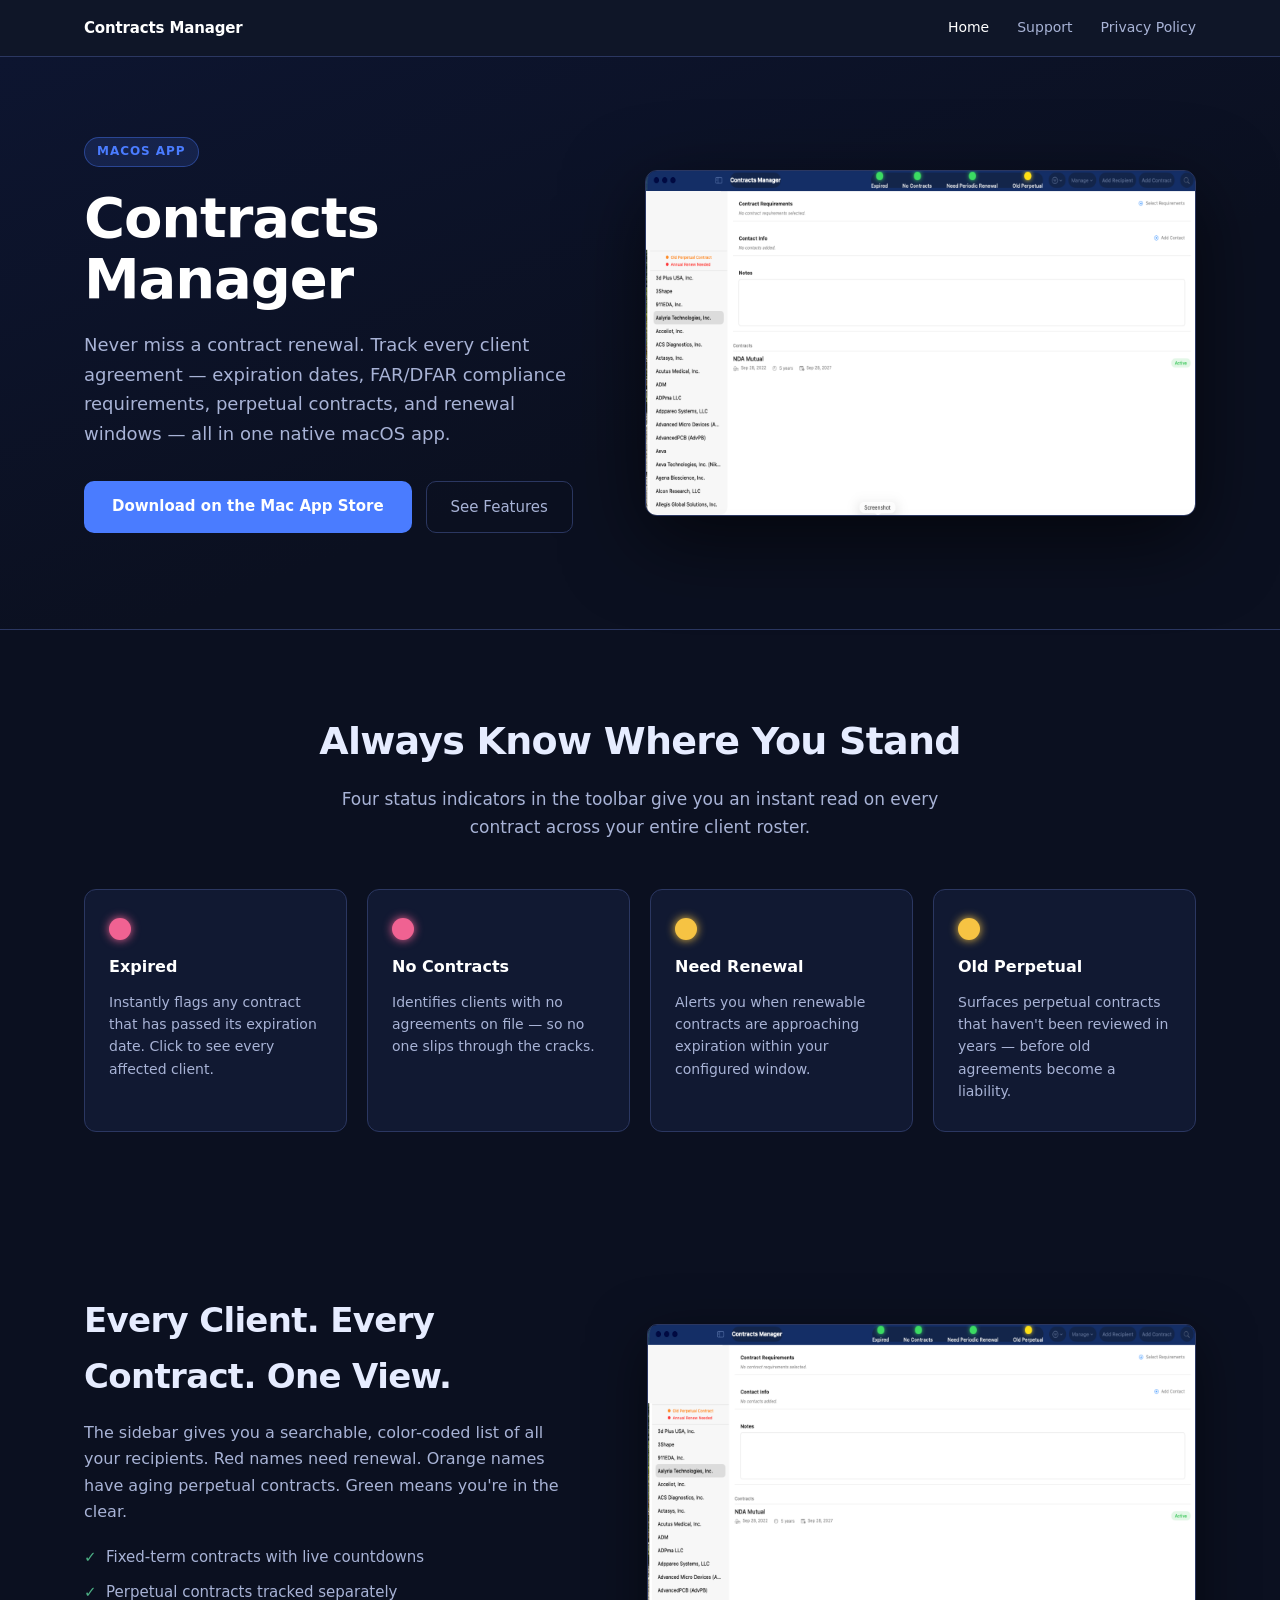
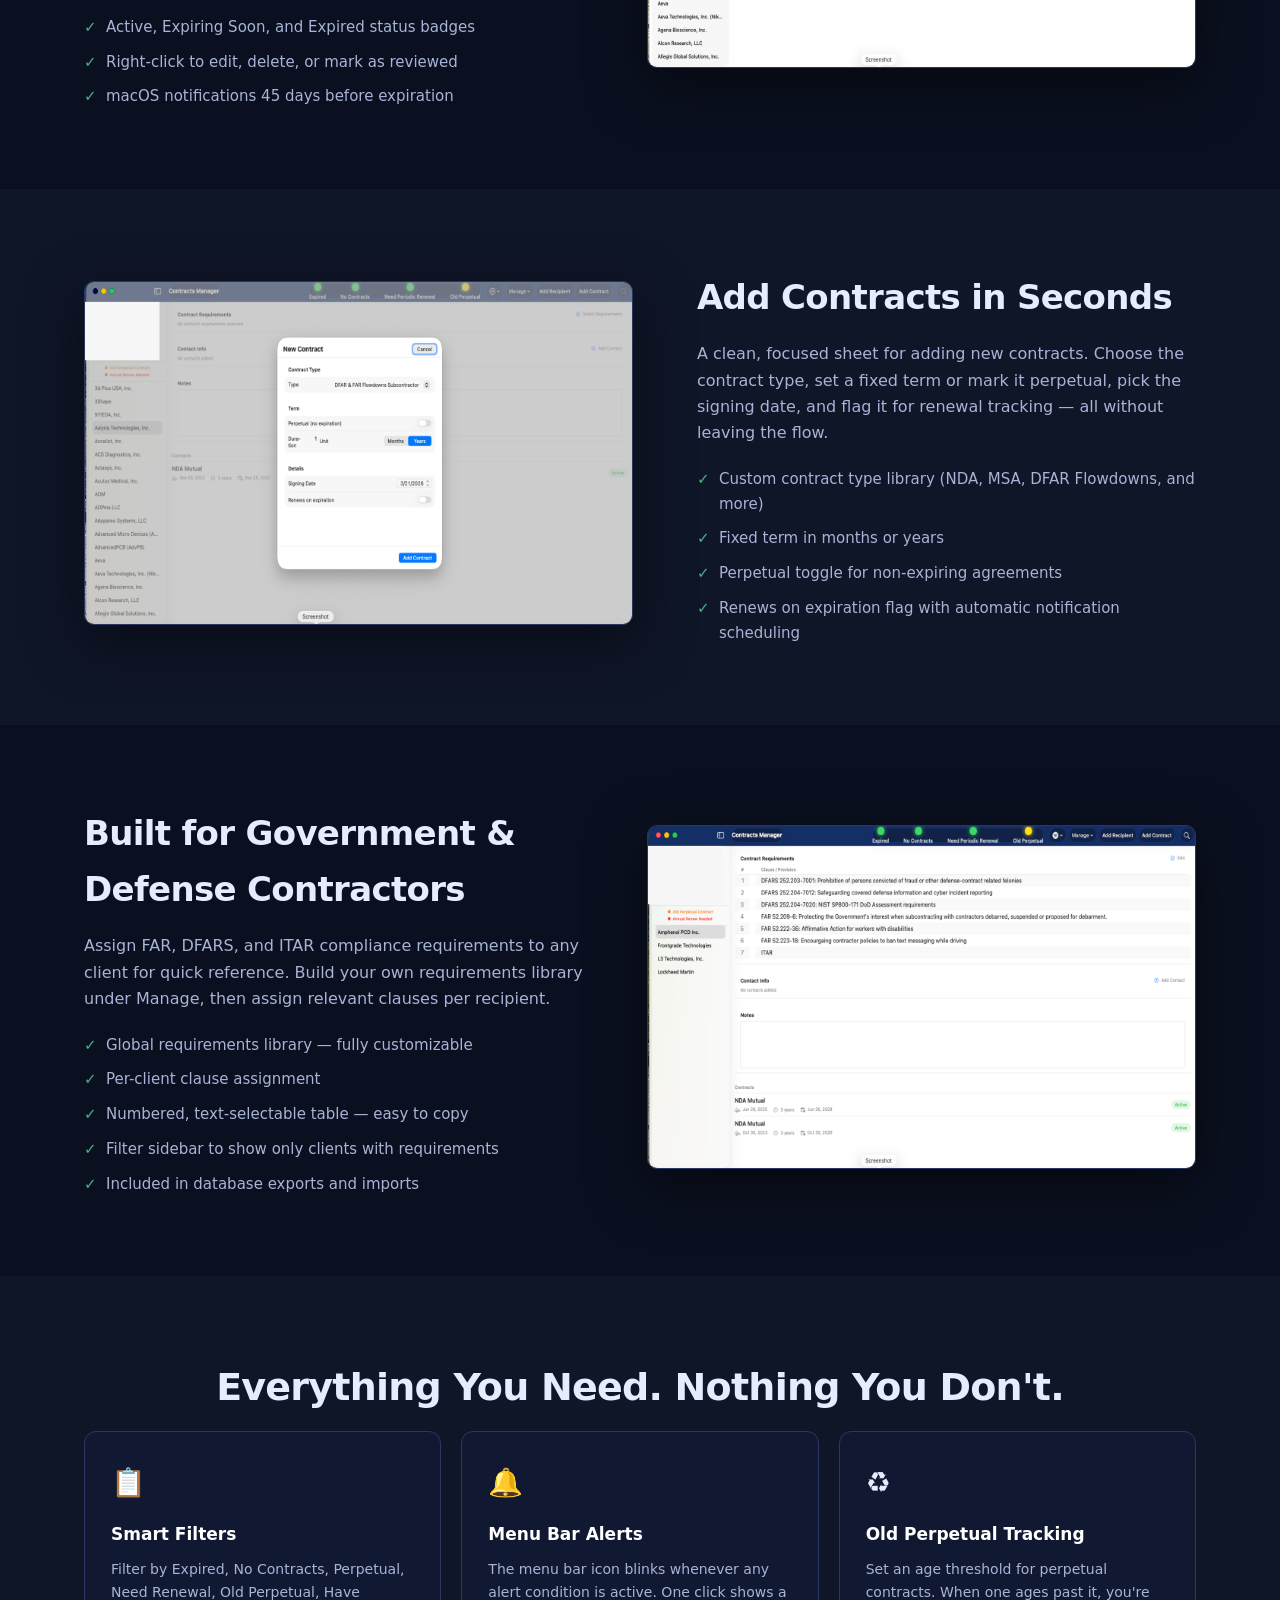
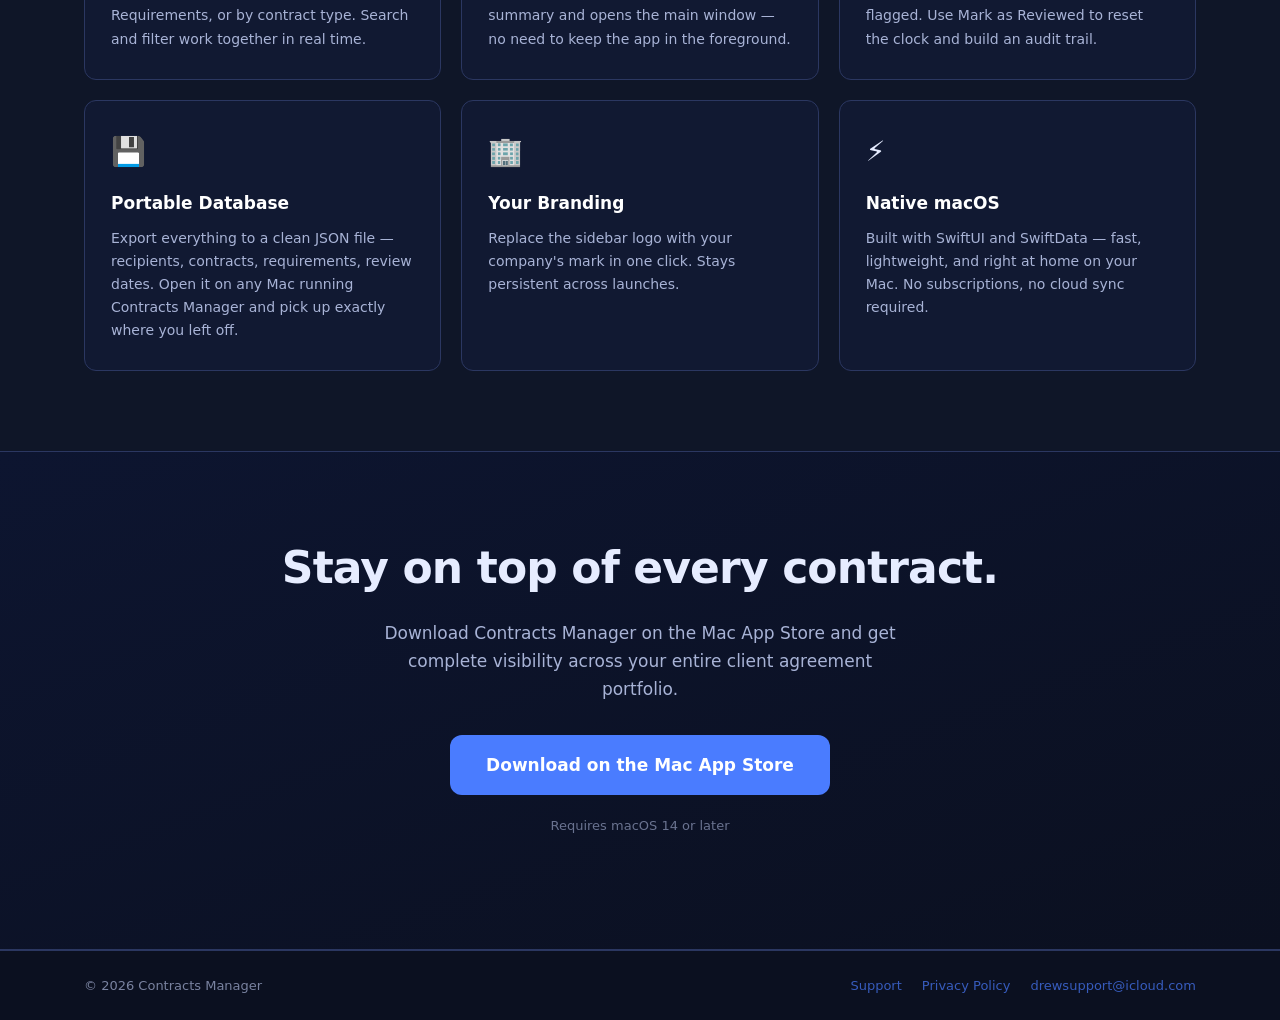
<file: index.html>
<!doctype html>
<html lang="en">
<head>
  <meta charset="UTF-8" />
  <meta name="viewport" content="width=device-width, initial-scale=1.0" />
  <title>Contracts Manager</title>
  <meta name="description" content="Contracts Manager is a native macOS app for tracking client contracts, expiration dates, FAR/DFAR requirements, and renewal windows. " />
  <link rel="stylesheet" href="styles.css" />
</head>
<body>

  <nav class="site-nav">
    <div class="container nav-inner">
      <a href="index.html" class="nav-logo">Contracts Manager</a>
      <div class="nav-links">
        <a href="index.html" class="active">Home</a>
        <a href="support.html">Support</a>
        <a href="privacy.html">Privacy Policy</a>
      </div>
    </div>
  </nav>

  <!-- HERO -->
  <header class="hero">
    <div class="container">
      <div class="hero-inner">
        <div class="hero-text">
          <div class="badge">macOS App</div>
          <h1>Contracts Manager</h1>
          <p class="tagline">Never miss a contract renewal. Track every client agreement — expiration dates, FAR/DFAR compliance requirements, perpetual contracts, and renewal windows — all in one native macOS app.</p>
          <div class="hero-cta">
            <a href="#" class="btn-primary">Download on the Mac App Store</a>
            <a href="#features" class="btn-ghost">See Features</a>
          </div>
          
        </div>
        <div class="hero-screenshot">
          <img src="screenshots/mainscreen.png" alt="Contracts Manager main interface" />
        </div>
      </div>
    </div>
  </header>

  <!-- STATUS LIGHTS -->
  <section class="section lights-section" id="features">
    <div class="container">
      <h2 class="section-title">Always Know Where You Stand</h2>
      <p class="section-sub">Four status indicators in the toolbar give you an instant read on every contract across your entire client roster.</p>
      <div class="lights-grid">
        <div class="light-card">
          <div class="light-dot red"></div>
          <div class="light-label">Expired</div>
          <p>Instantly flags any contract that has passed its expiration date. Click to see every affected client.</p>
        </div>
        <div class="light-card">
          <div class="light-dot red"></div>
          <div class="light-label">No Contracts</div>
          <p>Identifies clients with no agreements on file — so no one slips through the cracks.</p>
        </div>
        <div class="light-card">
          <div class="light-dot yellow"></div>
          <div class="light-label">Need Renewal</div>
          <p>Alerts you when renewable contracts are approaching expiration within your configured window.</p>
        </div>
        <div class="light-card">
          <div class="light-dot yellow"></div>
          <div class="light-label">Old Perpetual</div>
          <p>Surfaces perpetual contracts that haven't been reviewed in years — before old agreements become a liability.</p>
        </div>
      </div>
    </div>
  </section>

  <!-- SCREENSHOT 1 + FEATURE COPY -->
  <section class="section feature-section">
    <div class="container">
      <div class="feature-row">
        <div class="feature-copy">
          <h2>Every Client. Every Contract. One View.</h2>
          <p>The sidebar gives you a searchable, color-coded list of all your recipients. Red names need renewal. Orange names have aging perpetual contracts. Green means you're in the clear.</p>
          <ul class="feature-list">
            <li>Fixed-term contracts with live countdowns</li>
            <li>Perpetual contracts tracked separately</li>
            <li>Active, Expiring Soon, and Expired status badges</li>
            <li>Right-click to edit, delete, or mark as reviewed</li>
            <li>macOS notifications 45 days before expiration</li>
          </ul>
        </div>
        <div class="feature-img">
          <img src="screenshots/mainscreen.png" alt="Contracts Manager recipient list and contract detail" />
        </div>
      </div>
    </div>
  </section>

  <!-- SCREENSHOT 2 + FEATURE COPY -->
  <section class="section feature-section alt-bg">
    <div class="container">
      <div class="feature-row reverse">
        <div class="feature-copy">
          <h2>Add Contracts in Seconds</h2>
          <p>A clean, focused sheet for adding new contracts. Choose the contract type, set a fixed term or mark it perpetual, pick the signing date, and flag it for renewal tracking — all without leaving the flow.</p>
          <ul class="feature-list">
            <li>Custom contract type library (NDA, MSA, DFAR Flowdowns, and more)</li>
            <li>Fixed term in months or years</li>
            <li>Perpetual toggle for non-expiring agreements</li>
            <li>Renews on expiration flag with automatic notification scheduling</li>
          </ul>
        </div>
        <div class="feature-img">
          <img src="screenshots/NewContract.png" alt="Add new contract sheet" />
        </div>
      </div>
    </div>
  </section>

  <!-- SCREENSHOT 3 + FEATURE COPY -->
  <section class="section feature-section">
    <div class="container">
      <div class="feature-row">
        <div class="feature-copy">
          <h2>Built for Government &amp; Defense Contractors</h2>
          <p>Assign FAR, DFARS, and ITAR compliance requirements to any client for quick reference. Build your own requirements library under Manage, then assign relevant clauses per recipient.</p>
          <ul class="feature-list">
            <li>Global requirements library — fully customizable</li>
            <li>Per-client clause assignment</li>
            <li>Numbered, text-selectable table — easy to copy</li>
            <li>Filter sidebar to show only clients with requirements</li>
            <li>Included in database exports and imports</li>
          </ul>
        </div>
        <div class="feature-img">
          <img src="screenshots/ContractRequirements.png" alt="Contract requirements (FAR/DFAR clauses) view" />
        </div>
      </div>
    </div>
  </section>

  <!-- FEATURE GRID -->
  <section class="section grid-section alt-bg">
    <div class="container">
      <h2 class="section-title">Everything You Need. Nothing You Don't.</h2>
      <div class="feat-grid">

        <div class="feat-card">
          <div class="feat-icon">📋</div>
          <h3>Smart Filters</h3>
          <p>Filter by Expired, No Contracts, Perpetual, Need Renewal, Old Perpetual, Have Requirements, or by contract type. Search and filter work together in real time.</p>
        </div>

        <div class="feat-card">
          <div class="feat-icon">🔔</div>
          <h3>Menu Bar Alerts</h3>
          <p>The menu bar icon blinks whenever any alert condition is active. One click shows a summary and opens the main window — no need to keep the app in the foreground.</p>
        </div>

        <div class="feat-card">
          <div class="feat-icon">♻️</div>
          <h3>Old Perpetual Tracking</h3>
          <p>Set an age threshold for perpetual contracts. When one ages past it, you're flagged. Use Mark as Reviewed to reset the clock and build an audit trail.</p>
        </div>

        <div class="feat-card">
          <div class="feat-icon">💾</div>
          <h3>Portable Database</h3>
          <p>Export everything to a clean JSON file — recipients, contracts, requirements, review dates. Open it on any Mac running Contracts Manager and pick up exactly where you left off.</p>
        </div>

        <div class="feat-card">
          <div class="feat-icon">🏢</div>
          <h3>Your Branding</h3>
          <p>Replace the sidebar logo with your company's mark in one click. Stays persistent across launches.</p>
        </div>

        <div class="feat-card">
          <div class="feat-icon">⚡</div>
          <h3>Native macOS</h3>
          <p>Built with SwiftUI and SwiftData — fast, lightweight, and right at home on your Mac. No subscriptions, no cloud sync required.</p>
        </div>

      </div>
    </div>
  </section>

  <!-- CTA FOOTER -->
  <section class="section cta-section">
    <div class="container cta-inner">
      <h2>Stay on top of every contract.</h2>
      <p>Download Contracts Manager on the Mac App Store and get complete visibility across your entire client agreement portfolio.</p>
      <a href="#" class="btn-primary large">Download on the Mac App Store</a>
      <p class="cta-byline">Requires macOS 14 or later</p>
    </div>
  </section>

  <footer class="footer">
    <div class="container">
      <span>© 2026 Contracts Manager</span>
      <span style="display:flex;gap:20px;align-items:center;">
        <a href="support.html">Support</a>
        <a href="privacy.html">Privacy Policy</a>
        <a href="mailto:drewsupport@icloud.com">drewsupport@icloud.com</a>
      </span>
    </div>
  </footer>

</body>
</html>
</file>
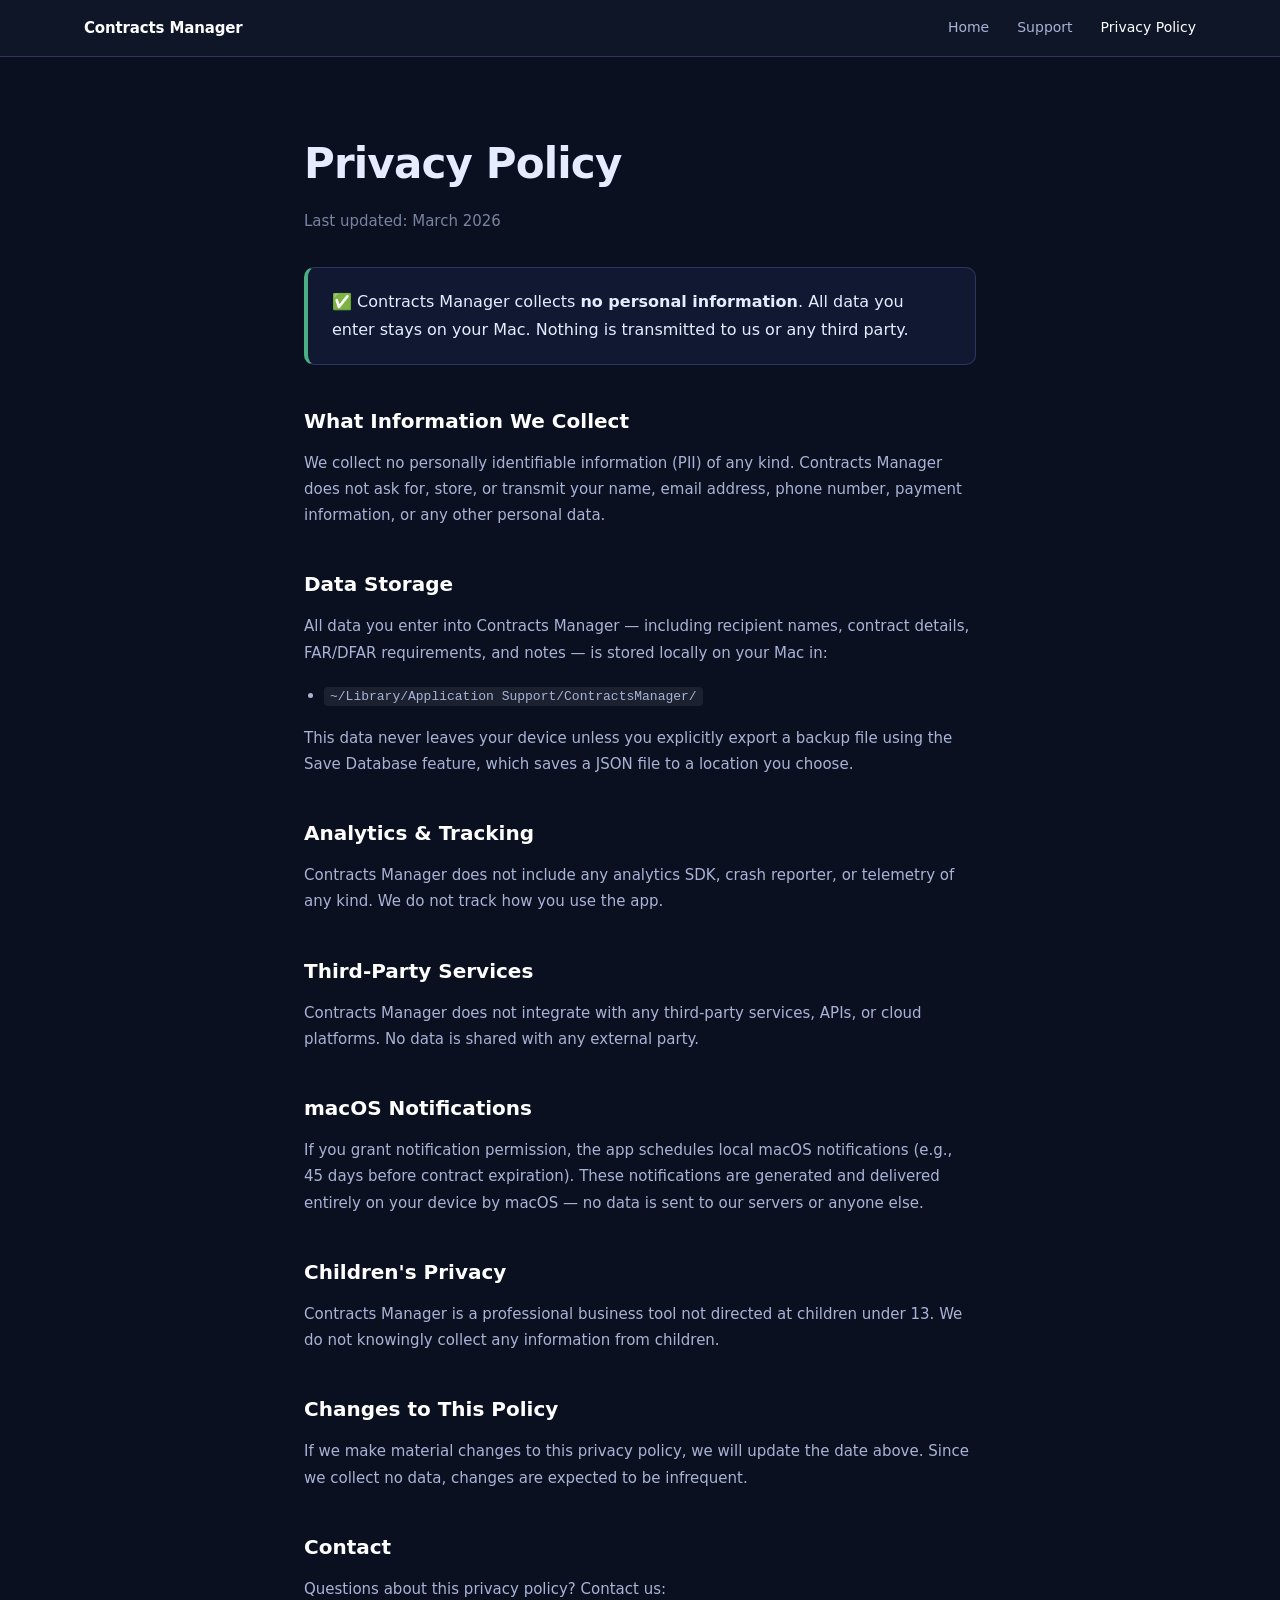
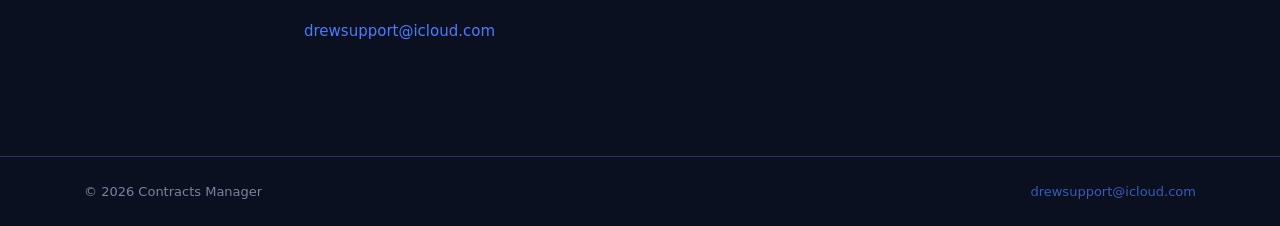
<file: privacy.html>
<!doctype html>
<html lang="en">
<head>
  <meta charset="UTF-8" />
  <meta name="viewport" content="width=device-width, initial-scale=1.0" />
  <title>Privacy Policy — Contracts Manager</title>
  <meta name="description" content="Privacy policy for Contracts Manager." />
  <link rel="stylesheet" href="styles.css" />
  <style>
    .policy-body {
      max-width: 720px;
      margin: 0 auto;
      padding: 72px 24px 96px;
    }
    .policy-body h1 {
      font-size: clamp(28px, 4vw, 42px);
      font-weight: 800;
      letter-spacing: -0.02em;
      margin-bottom: 10px;
    }
    .policy-date {
      font-size: 13px;
      color: var(--muted);
      margin-bottom: 48px;
      opacity: 0.7;
    }
    .policy-body h2 {
      font-size: 20px;
      font-weight: 700;
      margin: 40px 0 12px;
      color: #fff;
    }
    .policy-body p {
      font-size: 15px;
      color: var(--muted);
      line-height: 1.75;
      margin-bottom: 16px;
    }
    .policy-body ul {
      margin: 0 0 16px 20px;
      color: var(--muted);
      font-size: 15px;
      line-height: 1.75;
    }
    .policy-body ul li { margin-bottom: 6px; }
    .highlight-box {
      background: var(--panel);
      border: 1px solid var(--border);
      border-left: 4px solid var(--green);
      border-radius: 10px;
      padding: 20px 24px;
      margin: 32px 0;
    }
    .highlight-box p {
      margin: 0;
      font-size: 16px;
      color: var(--text);
      font-weight: 500;
    }
  </style>
</head>
<body>

  <nav class="site-nav">
    <div class="container nav-inner">
      <a href="index.html" class="nav-logo">Contracts Manager</a>
      <div class="nav-links">
        <a href="index.html">Home</a>
        <a href="support.html">Support</a>
        <a href="privacy.html" class="active">Privacy Policy</a>
      </div>
    </div>
  </nav>

  <main class="policy-body">
    <h1>Privacy Policy</h1>
    <p class="policy-date">Last updated: March 2026</p>

    <div class="highlight-box">
      <p>✅ Contracts Manager collects <strong>no personal information</strong>. All data you enter stays on your Mac. Nothing is transmitted to us or any third party.</p>
    </div>

    <h2>What Information We Collect</h2>
    <p>We collect no personally identifiable information (PII) of any kind. Contracts Manager does not ask for, store, or transmit your name, email address, phone number, payment information, or any other personal data.</p>

    <h2>Data Storage</h2>
    <p>All data you enter into Contracts Manager — including recipient names, contract details, FAR/DFAR requirements, and notes — is stored locally on your Mac in:</p>
    <ul>
      <li><code style="background:rgba(255,255,255,0.07);padding:2px 6px;border-radius:4px;font-size:13px;">~/Library/Application Support/ContractsManager/</code></li>
    </ul>
    <p>This data never leaves your device unless you explicitly export a backup file using the Save Database feature, which saves a JSON file to a location you choose.</p>

    <h2>Analytics &amp; Tracking</h2>
    <p>Contracts Manager does not include any analytics SDK, crash reporter, or telemetry of any kind. We do not track how you use the app.</p>

    <h2>Third-Party Services</h2>
    <p>Contracts Manager does not integrate with any third-party services, APIs, or cloud platforms. No data is shared with any external party.</p>

    <h2>macOS Notifications</h2>
    <p>If you grant notification permission, the app schedules local macOS notifications (e.g., 45 days before contract expiration). These notifications are generated and delivered entirely on your device by macOS — no data is sent to our servers or anyone else.</p>

    <h2>Children's Privacy</h2>
    <p>Contracts Manager is a professional business tool not directed at children under 13. We do not knowingly collect any information from children.</p>

    <h2>Changes to This Policy</h2>
    <p>If we make material changes to this privacy policy, we will update the date above. Since we collect no data, changes are expected to be infrequent.</p>

    <h2>Contact</h2>
    <p>Questions about this privacy policy? Contact us:</p>
    <p>
      
      
      <a href="mailto:drewsupport@icloud.com">drewsupport@icloud.com</a><br />

    </p>
  </main>

  <footer class="footer">
    <div class="container">
      <span>© 2026 Contracts Manager</span>
      <span><a href="mailto:drewsupport@icloud.com">drewsupport@icloud.com</a></span>
    </div>
  </footer>

</body>
</html>
</file>
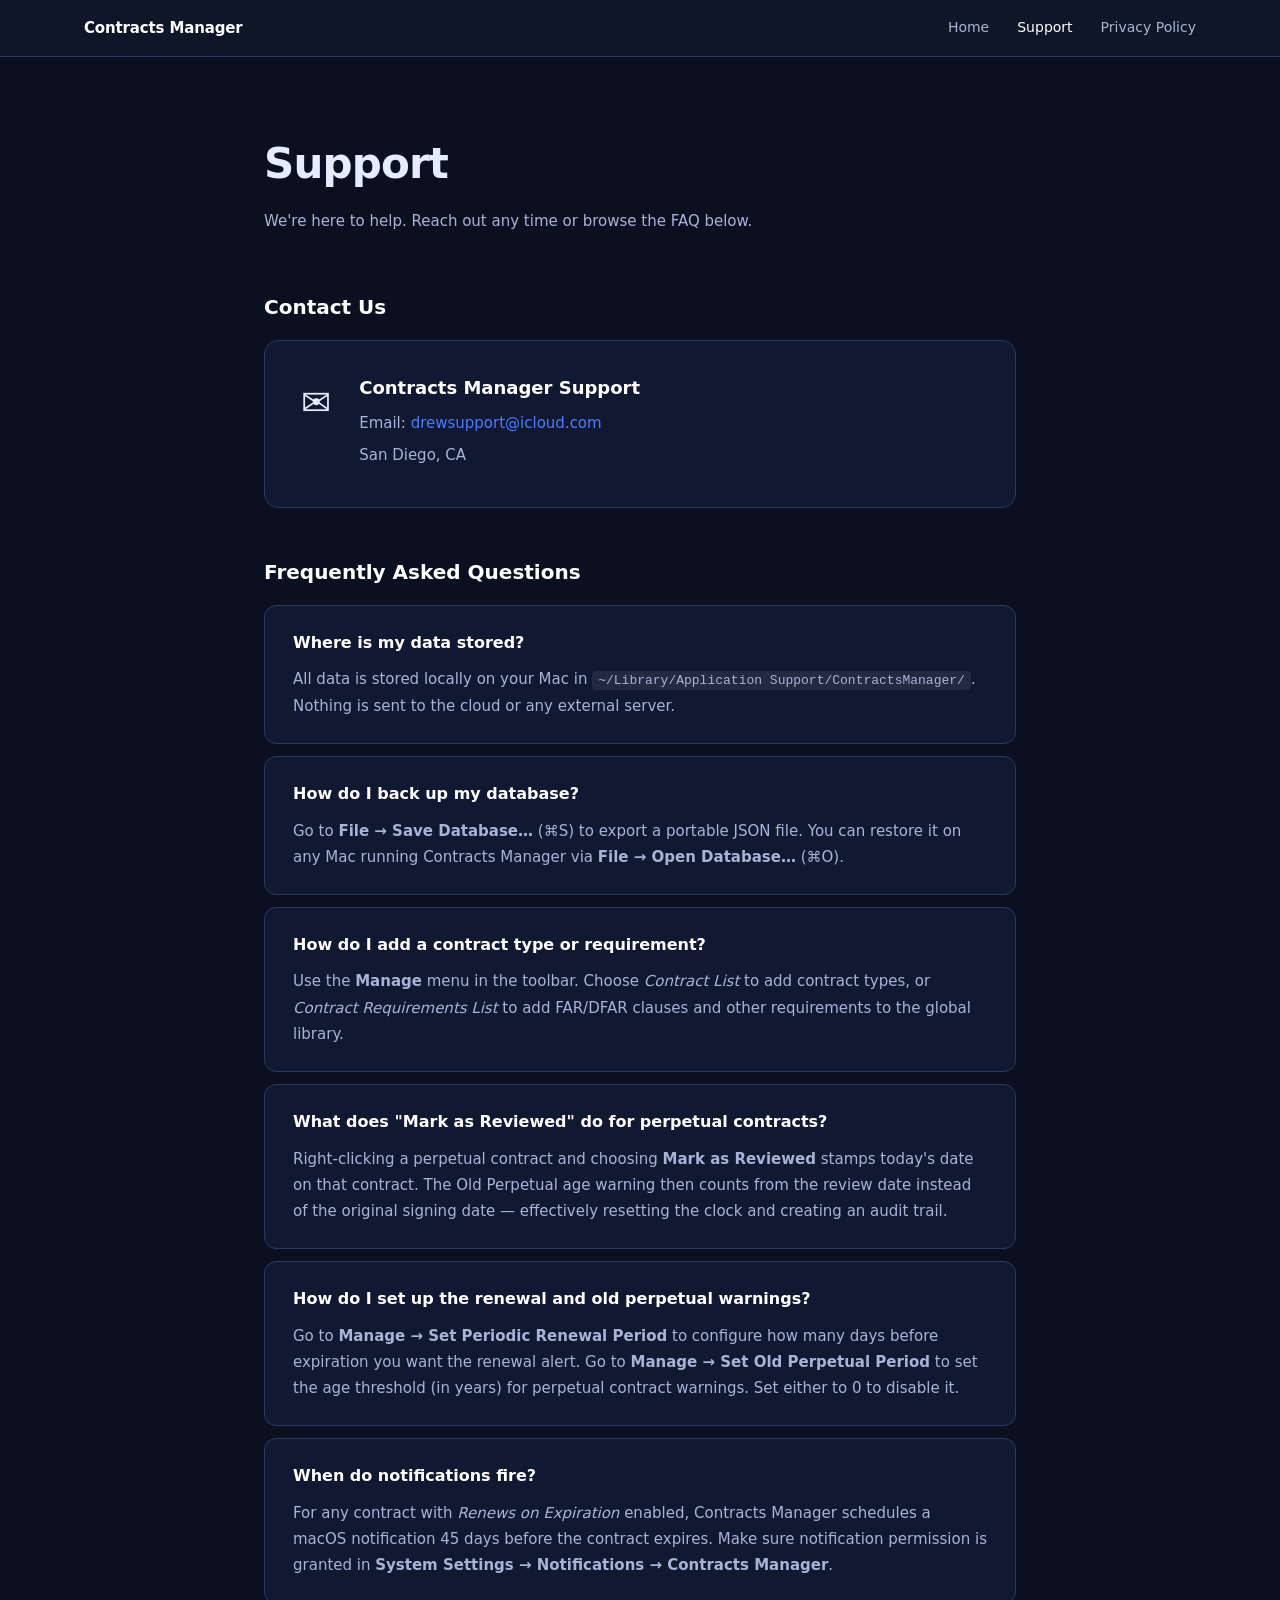
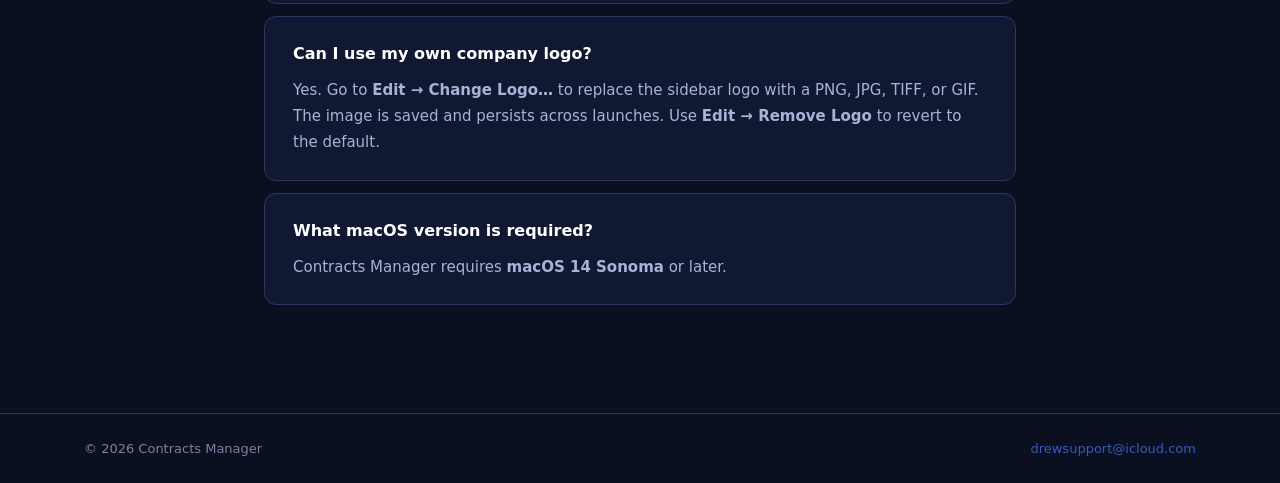
<file: support.html>
<!doctype html>
<html lang="en">
<head>
  <meta charset="UTF-8" />
  <meta name="viewport" content="width=device-width, initial-scale=1.0" />
  <title>Support — Contracts Manager</title>
  <meta name="description" content="Support and contact information for Contracts Manager." />
  <link rel="stylesheet" href="styles.css" />
  <style>
    .support-body {
      max-width: 800px;
      margin: 0 auto;
      padding: 72px 24px 96px;
    }
    .support-body h1 {
      font-size: clamp(28px, 4vw, 42px);
      font-weight: 800;
      letter-spacing: -0.02em;
      margin-bottom: 10px;
    }
    .support-sub {
      font-size: 17px;
      color: var(--muted);
      margin-bottom: 56px;
    }
    .support-body h2 {
      font-size: 20px;
      font-weight: 700;
      margin: 48px 0 16px;
      color: #fff;
    }
    .support-body p, .support-body li {
      font-size: 15px;
      color: var(--muted);
      line-height: 1.75;
    }
    .support-body ul {
      margin: 0 0 16px 20px;
    }
    .support-body ul li { margin-bottom: 6px; }

    /* Contact card */
    .contact-card {
      background: var(--panel);
      border: 1px solid var(--border);
      border-radius: 14px;
      padding: 32px 36px;
      margin-top: 16px;
      display: flex;
      align-items: flex-start;
      gap: 28px;
    }
    .contact-icon {
      font-size: 36px;
      flex-shrink: 0;
    }
    .contact-info h3 {
      font-size: 18px;
      font-weight: 700;
      margin-bottom: 8px;
      color: #fff;
    }
    .contact-info p {
      margin-bottom: 6px;
    }
    .contact-info a {
      color: var(--accent);
    }
    .contact-info a:hover { color: var(--accent-hover); }

    /* FAQ */
    .faq-item {
      background: var(--panel);
      border: 1px solid var(--border);
      border-radius: 12px;
      padding: 24px 28px;
      margin-bottom: 12px;
    }
    .faq-item h3 {
      font-size: 16px;
      font-weight: 600;
      color: #fff;
      margin-bottom: 10px;
    }
    .faq-item p {
      margin: 0;
    }
    code {
      background: rgba(255,255,255,0.07);
      padding: 2px 6px;
      border-radius: 4px;
      font-size: 13px;
    }
  </style>
</head>
<body>

  <nav class="site-nav">
    <div class="container nav-inner">
      <a href="index.html" class="nav-logo">Contracts Manager</a>
      <div class="nav-links">
        <a href="index.html">Home</a>
        <a href="support.html" class="active">Support</a>
        <a href="privacy.html">Privacy Policy</a>
      </div>
    </div>
  </nav>

  <main class="support-body">
    <h1>Support</h1>
    <p class="support-sub">We're here to help. Reach out any time or browse the FAQ below.</p>

    <!-- Contact -->
    <h2>Contact Us</h2>
    <div class="contact-card">
      <div class="contact-icon">✉️</div>
      <div class="contact-info">
        <h3>Contracts Manager Support</h3>
        <p>Email: <a href="mailto:drewsupport@icloud.com">drewsupport@icloud.com</a></p>
        
        <p>San Diego, CA</p>
      </div>
    </div>

    <!-- FAQ -->
    <h2>Frequently Asked Questions</h2>

    <div class="faq-item">
      <h3>Where is my data stored?</h3>
      <p>All data is stored locally on your Mac in <code>~/Library/Application Support/ContractsManager/</code>. Nothing is sent to the cloud or any external server.</p>
    </div>

    <div class="faq-item">
      <h3>How do I back up my database?</h3>
      <p>Go to <strong>File → Save Database…</strong> (⌘S) to export a portable JSON file. You can restore it on any Mac running Contracts Manager via <strong>File → Open Database…</strong> (⌘O).</p>
    </div>

    <div class="faq-item">
      <h3>How do I add a contract type or requirement?</h3>
      <p>Use the <strong>Manage</strong> menu in the toolbar. Choose <em>Contract List</em> to add contract types, or <em>Contract Requirements List</em> to add FAR/DFAR clauses and other requirements to the global library.</p>
    </div>

    <div class="faq-item">
      <h3>What does "Mark as Reviewed" do for perpetual contracts?</h3>
      <p>Right-clicking a perpetual contract and choosing <strong>Mark as Reviewed</strong> stamps today's date on that contract. The Old Perpetual age warning then counts from the review date instead of the original signing date — effectively resetting the clock and creating an audit trail.</p>
    </div>

    <div class="faq-item">
      <h3>How do I set up the renewal and old perpetual warnings?</h3>
      <p>Go to <strong>Manage → Set Periodic Renewal Period</strong> to configure how many days before expiration you want the renewal alert. Go to <strong>Manage → Set Old Perpetual Period</strong> to set the age threshold (in years) for perpetual contract warnings. Set either to 0 to disable it.</p>
    </div>

    <div class="faq-item">
      <h3>When do notifications fire?</h3>
      <p>For any contract with <em>Renews on Expiration</em> enabled, Contracts Manager schedules a macOS notification 45 days before the contract expires. Make sure notification permission is granted in <strong>System Settings → Notifications → Contracts Manager</strong>.</p>
    </div>

    <div class="faq-item">
      <h3>Can I use my own company logo?</h3>
      <p>Yes. Go to <strong>Edit → Change Logo…</strong> to replace the sidebar logo with a PNG, JPG, TIFF, or GIF. The image is saved and persists across launches. Use <strong>Edit → Remove Logo</strong> to revert to the default.</p>
    </div>

    <div class="faq-item">
      <h3>What macOS version is required?</h3>
      <p>Contracts Manager requires <strong>macOS 14 Sonoma</strong> or later.</p>
    </div>

  </main>

  <footer class="footer">
    <div class="container">
      <span>© 2026 Contracts Manager</span>
      <span><a href="mailto:drewsupport@icloud.com">drewsupport@icloud.com</a></span>
    </div>
  </footer>

</body>
</html>
</file>
<file: styles.css>
:root {
  --bg: #0b1020;
  --panel: #111932;
  --panel2: #0f1628;
  --text: #e6ecff;
  --muted: #a8b3d6;
  --border: #2b3761;
  --accent: #4a7cff;
  --accent-hover: #6b94ff;
  --green: #4caf84;
  --yellow: #f6c343;
  --red: #f06292;
}

* { box-sizing: border-box; margin: 0; padding: 0; }

body {
  font-family: Inter, system-ui, -apple-system, Segoe UI, Roboto, sans-serif;
  background: var(--bg);
  color: var(--text);
  line-height: 1.65;
}

a { color: var(--accent); text-decoration: none; }
a:hover { color: var(--accent-hover); }

.container {
  max-width: 1160px;
  margin: 0 auto;
  padding: 0 24px;
}

/* ── NAV ── */
.site-nav {
  background: var(--panel2);
  border-bottom: 1px solid var(--border);
  position: sticky;
  top: 0;
  z-index: 100;
}
.nav-inner {
  display: flex;
  align-items: center;
  justify-content: space-between;
  height: 56px;
}
.nav-logo {
  font-size: 15px;
  font-weight: 700;
  color: #fff;
  letter-spacing: -0.01em;
}
.nav-logo:hover { color: var(--accent-hover); }
.nav-links {
  display: flex;
  gap: 28px;
}
.nav-links a {
  font-size: 14px;
  font-weight: 500;
  color: var(--muted);
  transition: color 0.2s;
}
.nav-links a:hover,
.nav-links a.active { color: #fff; }

/* ── HERO ── */
.hero {
  padding: 80px 0 72px;
  background: linear-gradient(160deg, #0d1530 0%, #0b1020 60%);
  border-bottom: 1px solid var(--border);
}

.hero-inner {
  display: flex;
  align-items: center;
  gap: 60px;
}

.hero-text {
  flex: 1;
  min-width: 0;
}

.badge {
  display: inline-block;
  background: rgba(74, 124, 255, 0.15);
  border: 1px solid rgba(74, 124, 255, 0.4);
  color: var(--accent);
  font-size: 12px;
  font-weight: 600;
  letter-spacing: 0.08em;
  text-transform: uppercase;
  border-radius: 20px;
  padding: 4px 12px;
  margin-bottom: 20px;
}

.hero h1 {
  font-size: clamp(36px, 5vw, 56px);
  font-weight: 800;
  line-height: 1.1;
  letter-spacing: -0.02em;
  margin-bottom: 20px;
  color: #fff;
}

.tagline {
  font-size: 18px;
  color: var(--muted);
  max-width: 520px;
  margin-bottom: 32px;
}

.hero-cta {
  display: flex;
  gap: 14px;
  flex-wrap: wrap;
  margin-bottom: 24px;
}

.btn-primary {
  display: inline-block;
  background: var(--accent);
  color: #fff;
  font-size: 15px;
  font-weight: 600;
  padding: 13px 28px;
  border-radius: 10px;
  transition: background 0.2s;
}
.btn-primary:hover { background: var(--accent-hover); color: #fff; }
.btn-primary.large { font-size: 17px; padding: 16px 36px; border-radius: 12px; }

.btn-ghost {
  display: inline-block;
  color: var(--muted);
  font-size: 15px;
  font-weight: 500;
  padding: 13px 24px;
  border-radius: 10px;
  border: 1px solid var(--border);
  transition: border-color 0.2s, color 0.2s;
}
.btn-ghost:hover { border-color: var(--accent); color: var(--accent); }

.byline {
  font-size: 13px;
  color: var(--muted);
  opacity: 0.7;
}

.hero-screenshot {
  flex: 1.1;
  min-width: 0;
}
.hero-screenshot img {
  width: 100%;
  border-radius: 12px;
  border: 1px solid var(--border);
  box-shadow: 0 24px 80px rgba(0,0,0,0.6);
}

/* ── SECTIONS ── */
.section {
  padding: 80px 0;
}

.alt-bg {
  background: var(--panel2);
}

.section-title {
  font-size: clamp(26px, 3.5vw, 38px);
  font-weight: 700;
  letter-spacing: -0.02em;
  text-align: center;
  margin-bottom: 12px;
}

.section-sub {
  text-align: center;
  color: var(--muted);
  font-size: 17px;
  max-width: 600px;
  margin: 0 auto 48px;
}

/* ── STATUS LIGHTS ── */
.lights-grid {
  display: grid;
  grid-template-columns: repeat(auto-fit, minmax(220px, 1fr));
  gap: 20px;
}

.light-card {
  background: var(--panel);
  border: 1px solid var(--border);
  border-radius: 12px;
  padding: 28px 24px;
}

.light-dot {
  width: 22px;
  height: 22px;
  border-radius: 50%;
  margin-bottom: 14px;
  box-shadow: 0 0 10px currentColor;
}
.light-dot.red    { background: var(--red);    color: var(--red); }
.light-dot.yellow { background: var(--yellow); color: var(--yellow); }
.light-dot.green  { background: var(--green);  color: var(--green); }

.light-label {
  font-size: 16px;
  font-weight: 700;
  margin-bottom: 10px;
  color: #fff;
}

.light-card p {
  font-size: 14px;
  color: var(--muted);
  line-height: 1.6;
}

/* ── FEATURE ROWS ── */
.feature-row {
  display: flex;
  align-items: center;
  gap: 64px;
}
.feature-row.reverse { flex-direction: row-reverse; }

.feature-copy { flex: 1; min-width: 0; }
.feature-copy h2 {
  font-size: clamp(24px, 3vw, 34px);
  font-weight: 700;
  letter-spacing: -0.02em;
  margin-bottom: 16px;
}
.feature-copy p {
  color: var(--muted);
  font-size: 16px;
  margin-bottom: 20px;
}

.feature-list {
  list-style: none;
  display: flex;
  flex-direction: column;
  gap: 10px;
}
.feature-list li {
  color: var(--muted);
  font-size: 15px;
  padding-left: 22px;
  position: relative;
}
.feature-list li::before {
  content: "✓";
  color: var(--green);
  font-weight: 700;
  position: absolute;
  left: 0;
}

.feature-img {
  flex: 1.1;
  min-width: 0;
}
.feature-img img {
  width: 100%;
  border-radius: 10px;
  border: 1px solid var(--border);
  box-shadow: 0 16px 56px rgba(0,0,0,0.5);
}

/* ── FEATURE GRID ── */
.feat-grid {
  display: grid;
  grid-template-columns: repeat(auto-fit, minmax(300px, 1fr));
  gap: 20px;
}

.feat-card {
  background: var(--panel);
  border: 1px solid var(--border);
  border-radius: 12px;
  padding: 28px 26px;
}

.feat-icon {
  font-size: 28px;
  margin-bottom: 14px;
}

.feat-card h3 {
  font-size: 17px;
  font-weight: 700;
  margin-bottom: 10px;
  color: #fff;
}

.feat-card p {
  font-size: 14px;
  color: var(--muted);
  line-height: 1.65;
}

/* ── CTA ── */
.cta-section {
  background: linear-gradient(160deg, #0d1530 0%, #0b1020 100%);
  border-top: 1px solid var(--border);
  border-bottom: 1px solid var(--border);
}

.cta-inner {
  text-align: center;
}

.cta-inner h2 {
  font-size: clamp(28px, 4vw, 44px);
  font-weight: 800;
  letter-spacing: -0.02em;
  margin-bottom: 14px;
}

.cta-inner p {
  color: var(--muted);
  font-size: 17px;
  max-width: 520px;
  margin: 0 auto 32px;
}

.cta-byline {
  margin-top: 20px !important;
  font-size: 13px !important;
  opacity: 0.6;
}

/* ── FOOTER ── */
.footer {
  padding: 24px 0;
  border-top: 1px solid var(--border);
}
.footer .container {
  display: flex;
  justify-content: space-between;
  align-items: center;
  flex-wrap: wrap;
  gap: 8px;
  font-size: 13px;
  color: var(--muted);
  opacity: 0.7;
}

/* ── RESPONSIVE ── */
@media (max-width: 840px) {
  .hero-inner {
    flex-direction: column;
    gap: 40px;
  }
  .hero-screenshot { width: 100%; }
  .feature-row,
  .feature-row.reverse {
    flex-direction: column;
    gap: 36px;
  }
  .feature-img { width: 100%; }
  .section { padding: 56px 0; }
  .hero { padding: 56px 0 52px; }
}

@media (max-width: 540px) {
  .hero-cta { flex-direction: column; }
  .btn-primary, .btn-ghost { text-align: center; }
  .footer .container { justify-content: center; text-align: center; }
}
</file>
